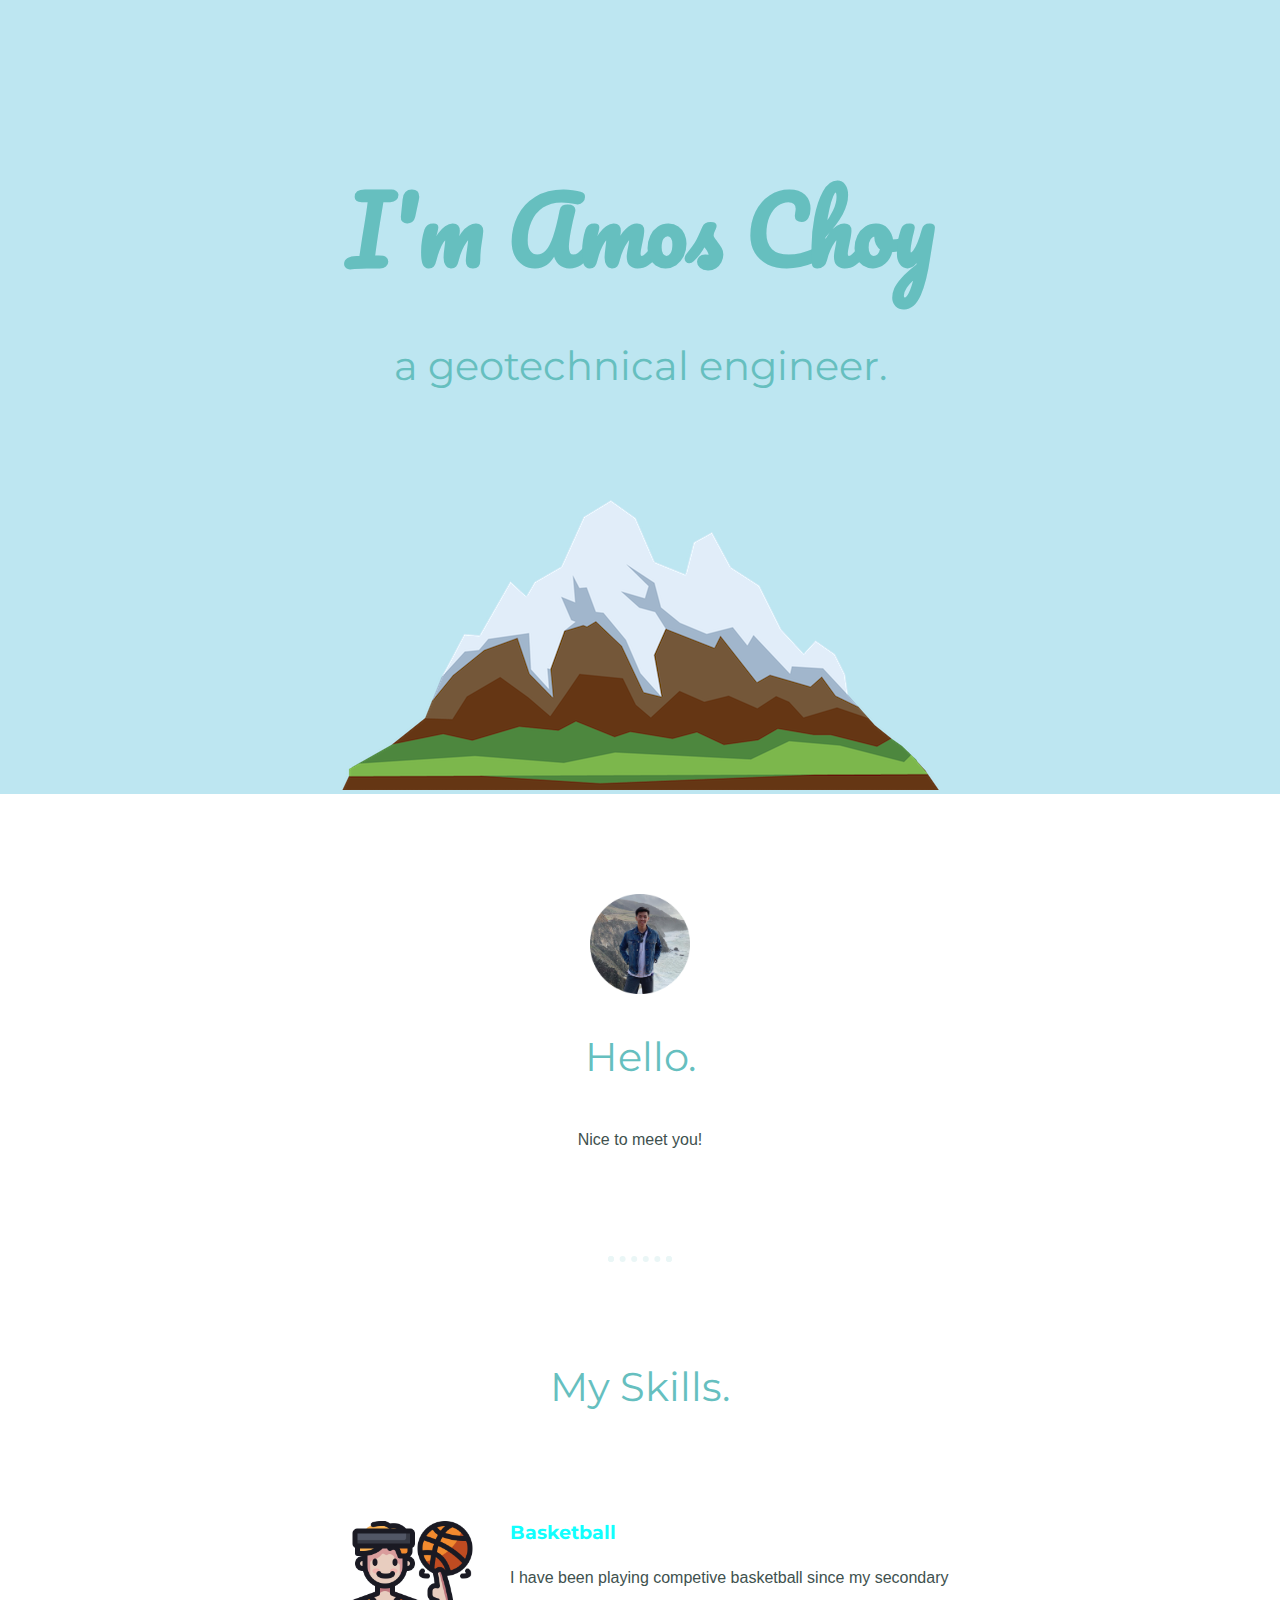
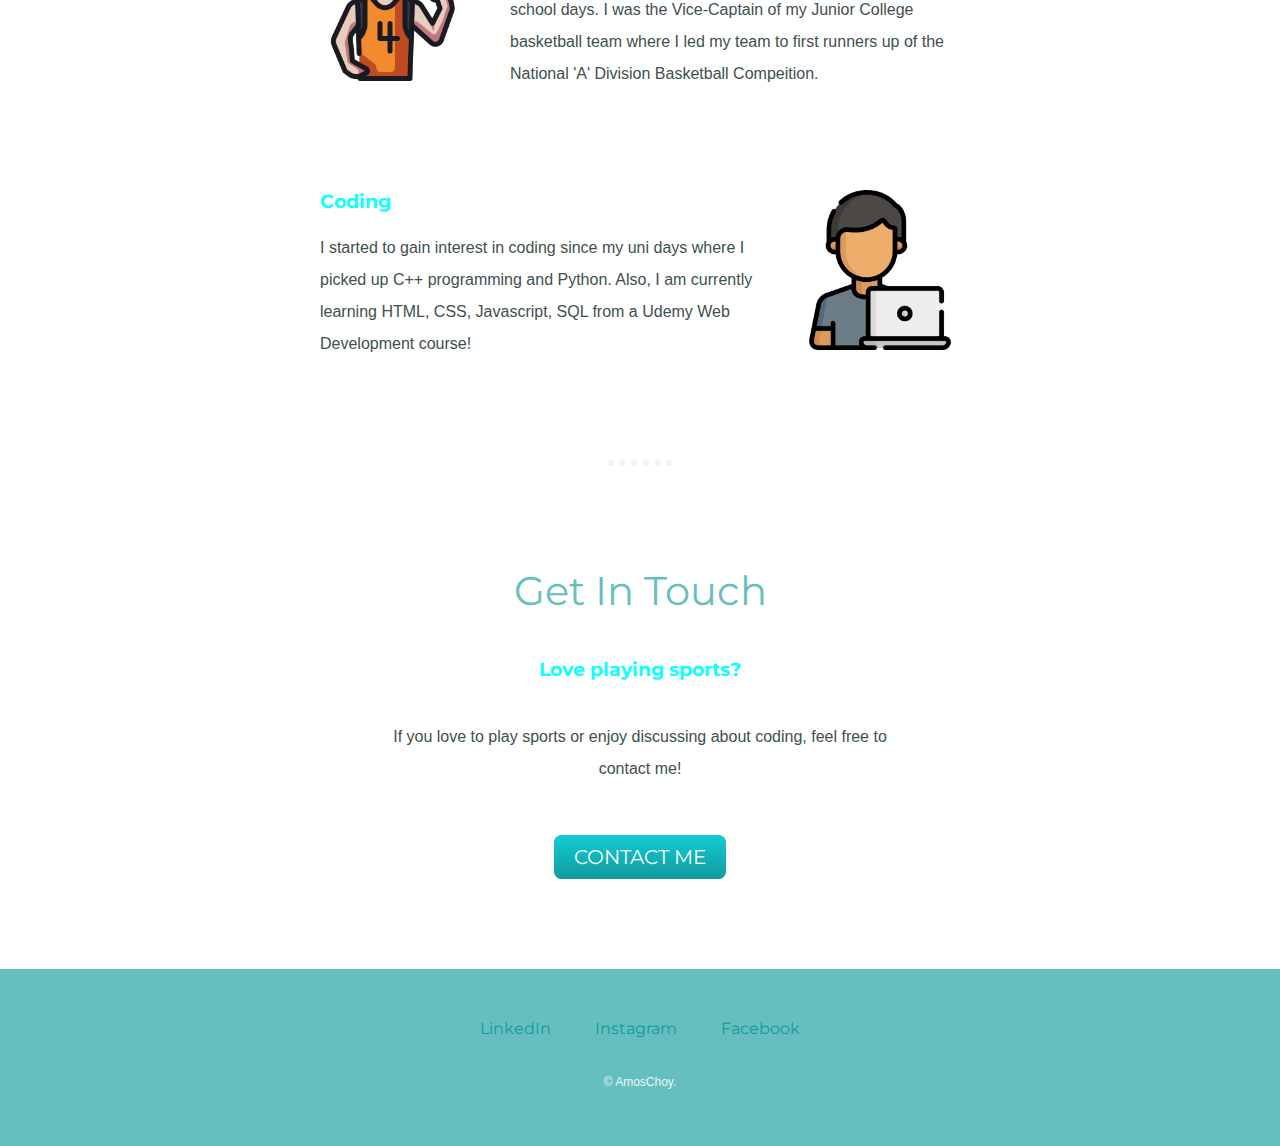
<file: index.html>
<!DOCTYPE html>
 <html>
   <head>
     <meta charset="utf-8">
     <title>Amos Choy</title>
     <link rel="stylesheet" href="css/styles.css">
     <link rel="icon " href=" favicon.ico">
     <link rel="preconnect" href="https://fonts.googleapis.com">
     <link rel="preconnect" href="https://fonts.gstatic.com" crossorigin>
     <link href="https://fonts.googleapis.com/css2?family=Merriweather&family=Montserrat&family=Pacifico&display=swap" rel="stylesheet">
   </head>
   <body>
   <div class="top-container">
     <img class="top-cloud" >
     <h1>I'm Amos Choy</h1>
     <h2>a geotechnical engineer.</h2>
     <img class="bottom-cloud" >
     <img src="images/mountain.png" >
   </div>
   <div class="middle-container">
     <div class="profile">
       <img src="Amos Choy.png" alt="Amos Profile Picture" width=100, height=100>
       <h2>Hello.</h2>
       <p class="intro">Nice to meet you!</p>
     </div>
     <hr>
     <div class="skills">
       <h2>My Skills.</h2>
       <div class="skill-row">
         <img class="basketball" src="basketball-player.png" alt="basketball-img">
         <h3>Basketball</h3>
         <p>I have been playing competive basketball since my secondary school days. I was the Vice-Captain of my Junior College basketball team where I led my team to first runners up of the National 'A' Division Basketball Compeition.</p>
       </div>
       <div class="skill-row">
         <img class="programmer" src="programmer.png" alt="programmer">
         <h3>Coding</h3>
         <p>I started to gain interest in coding since my uni days where I picked up C++ programming and Python. Also, I am currently learning HTML, CSS, Javascript, SQL from a Udemy Web Development course!</p>
       </div>
     </div>
     <hr>
     <div class="contact-me">
       <h2>Get In Touch</h2>
       <h3>Love playing sports?</h3>
       <p class="contact-message">If you love to play sports or enjoy discussing about coding, feel free to contact me!</p>
       <a class="btn" href="mailto:amosxh_choy@hotmail.com">CONTACT ME</a>
     </div>
   </div>


   <div class="bottom-container">
     <a class="footer-link" href="https://www.linkedin.com/feed/">LinkedIn</a>
     <a class="footer-link" href="https://www.instagram.com/ahmooose/">Instagram</a>
     <a class="footer-link" href="https://www.facebook.com/amos.choy.7">Facebook</a>
     <p class="copyright">© AmosChoy.</p>
   </div>


   </body>
 </html>
</file>
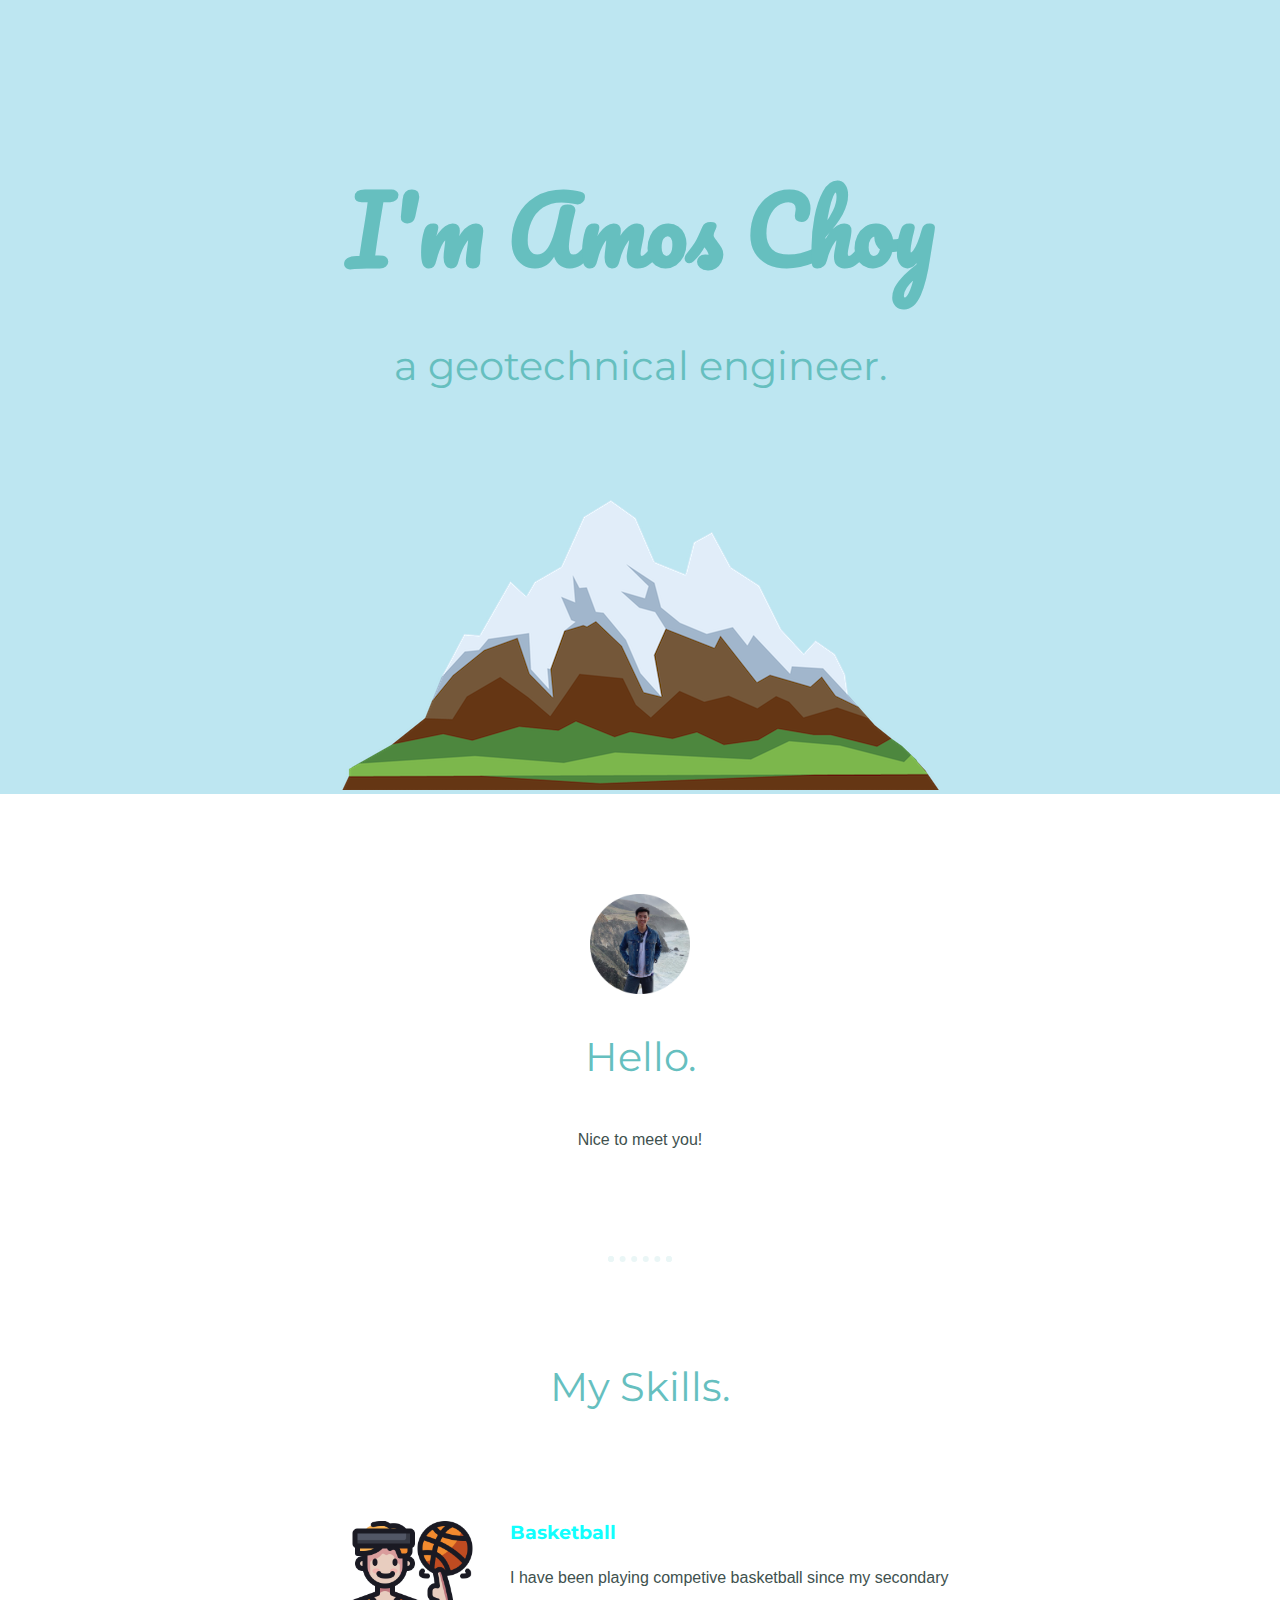
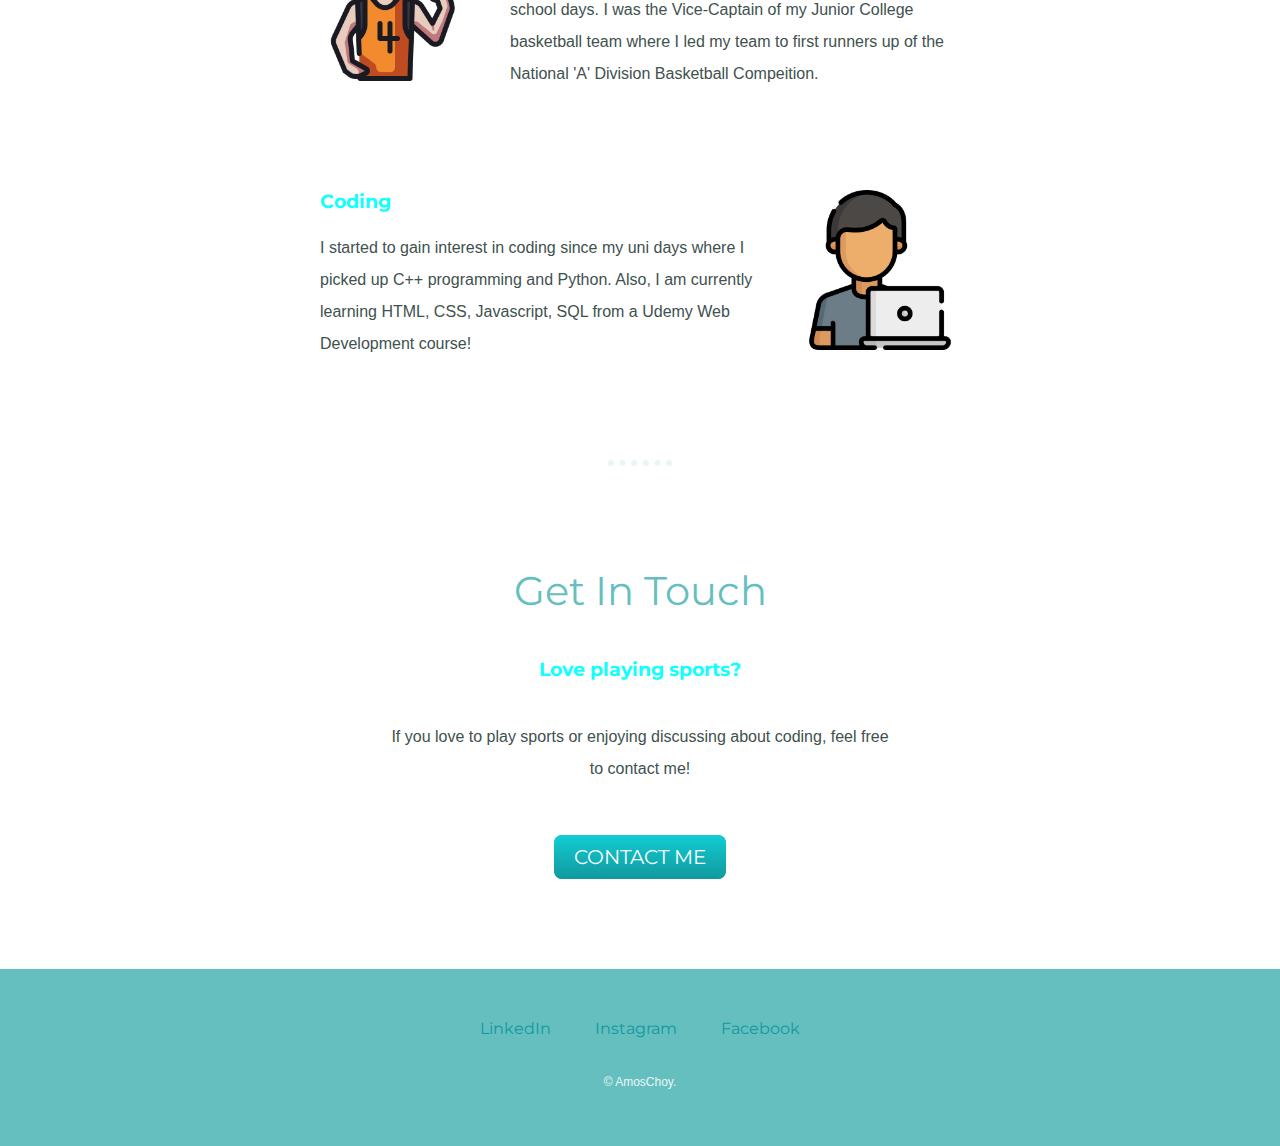
<file:  index.html>
<!DOCTYPE html>
 <html>
   <head>
     <meta charset="utf-8">
     <title>Amos Choy</title>
     <link rel="stylesheet" href="css/styles.css">
     <link rel="icon " href=" favicon.ico">
     <link rel="preconnect" href="https://fonts.googleapis.com">
     <link rel="preconnect" href="https://fonts.gstatic.com" crossorigin>
     <link href="https://fonts.googleapis.com/css2?family=Merriweather&family=Montserrat&family=Pacifico&display=swap" rel="stylesheet">
   </head>
   <body>
   <div class="top-container">
     <img class="top-cloud" >
     <h1>I'm Amos Choy</h1>
     <h2>a geotechnical engineer.</h2>
     <img class="bottom-cloud" >
     <img src="images/mountain.png" >
   </div>
   <div class="middle-container">
     <div class="profile">
       <img src="Amos Choy.png" alt="Amos Profile Picture" width=100, height=100>
       <h2>Hello.</h2>
       <p class="intro">Nice to meet you!</p>
     </div>
     <hr>
     <div class="skills">
       <h2>My Skills.</h2>
       <div class="skill-row">
         <img class="basketball" src="basketball-player.png" alt="basketball-img">
         <h3>Basketball</h3>
         <p>I have been playing competive basketball since my secondary school days. I was the Vice-Captain of my Junior College basketball team where I led my team to first runners up of the National 'A' Division Basketball Compeition.</p>
       </div>
       <div class="skill-row">
         <img class="programmer" src="programmer.png" alt="programmer">
         <h3>Coding</h3>
         <p>I started to gain interest in coding since my uni days where I picked up C++ programming and Python. Also, I am currently learning HTML, CSS, Javascript, SQL from a Udemy Web Development course!</p>
       </div>
     </div>
     <hr>
     <div class="contact-me">
       <h2>Get In Touch</h2>
       <h3>Love playing sports?</h3>
       <p class="contact-message">If you love to play sports or enjoying discussing about coding, feel free to contact me!</p>
       <a class="btn" href="mailto:amosxh_choy@hotmail.com">CONTACT ME</a>
     </div>
   </div>


   <div class="bottom-container">
     <a class="footer-link" href="https://www.linkedin.com/feed/">LinkedIn</a>
     <a class="footer-link" href="https://www.instagram.com/ahmooose/">Instagram</a>
     <a class="footer-link" href="https://www.facebook.com/amos.choy.7">Facebook</a>
     <p class="copyright">© AmosChoy.</p>
   </div>


   </body>
 </html>
</file>
<file: css/styles.css>
body {
  color: #40514E;
  margin: 0;
  text-align: center;
  font-family: ' merriweather', sans-serif;
}

h1 {
  color: #66BFBF;
  margin: 50px auto 0 auto;
  font-family: 'Pacifico', cursive;
  font-size: 5.625rem;
}

h2 {
  color: #66BFBF;
  font-family: 'Montserrat', sans-serif;
  font-size: 2.5rem;
  font-weight: normal;
  padding-bottom: 10px;
}

h3 {
  color: #11FFFE;
  font-family: 'Montserrat', sans-serif  ;
}

p {
    line-height: 2;
}

hr {
  border: dotted #EAF6F6 6px;
  border-bottom: none;
  width: 4%;
  margin: 100px auto;
}

a {
  color: #11999e;
  font-family: 'Montserrat', sans-serif;
  margin: 10px 20px;
  text-decoration: none;
}

a:hover {
  color: #EAF6F6

}

.intro {
  width: 30%;
  margin: auto;
}

.contact-message {
width: 40%;
margin: 40px auto 60px;
}

.top-container {
  background-color: #BDE6F1;
  position:  relative;
  padding-top: 100px;
}

.middle-container {
  margin: 100px 0;

}

.bottom-container {
background-color: #66bfbf;
padding: 50px 0 20px;
}


.skill-row {
  width: 50%;
  margin: 100px auto 100px auto;
  text-align: left;

}

.basketball {
  width: 25%;
  float: left;
  margin-right: 30px;
}

.programmer {
  width: 25%;
  float: right;
  margin-left: 30px;
}

.top-cloud {
  position: absolute;
  right: 300px;
  top: 40px;
}

.bottom-cloud {
  position: absolute;
  left: 250px;
  bottom: 300px;
}

.copyright {
   color:#EAF6F6;
   font-size: 0.75rem;
   padding: 20px 0;
}

.btn {
  background: #11cdd4;
  background-image: -webkit-linear-gradient(top, #11cdd4, #11999e);
  background-image: -moz-linear-gradient(top, #11cdd4, #11999e);
  background-image: -ms-linear-gradient(top, #11cdd4, #11999e);
  background-image: -o-linear-gradient(top, #11cdd4, #11999e);
  background-image: linear-gradient(to bottom, #11cdd4, #11999e);
  -webkit-border-radius: 8;
  -moz-border-radius: 8;
  border-radius: 8px;
  font-family: 'Montserrat', sans-serif;
  color: #ffffff;
  font-size: 20px;
  padding: 10px 20px 10px 20px;
  text-decoration: none;
}

.btn:hover {
  background: #30e3cb;
  background-image: -webkit-linear-gradient(top, #30e3cb, #2bc4ad);
  background-image: -moz-linear-gradient(top, #30e3cb, #2bc4ad);
  background-image: -ms-linear-gradient(top, #30e3cb, #2bc4ad);
  background-image: -o-linear-gradient(top, #30e3cb, #2bc4ad);
  background-image: linear-gradient(to bottom, #30e3cb, #2bc4ad);
  text-decoration: none;
}
</file>
